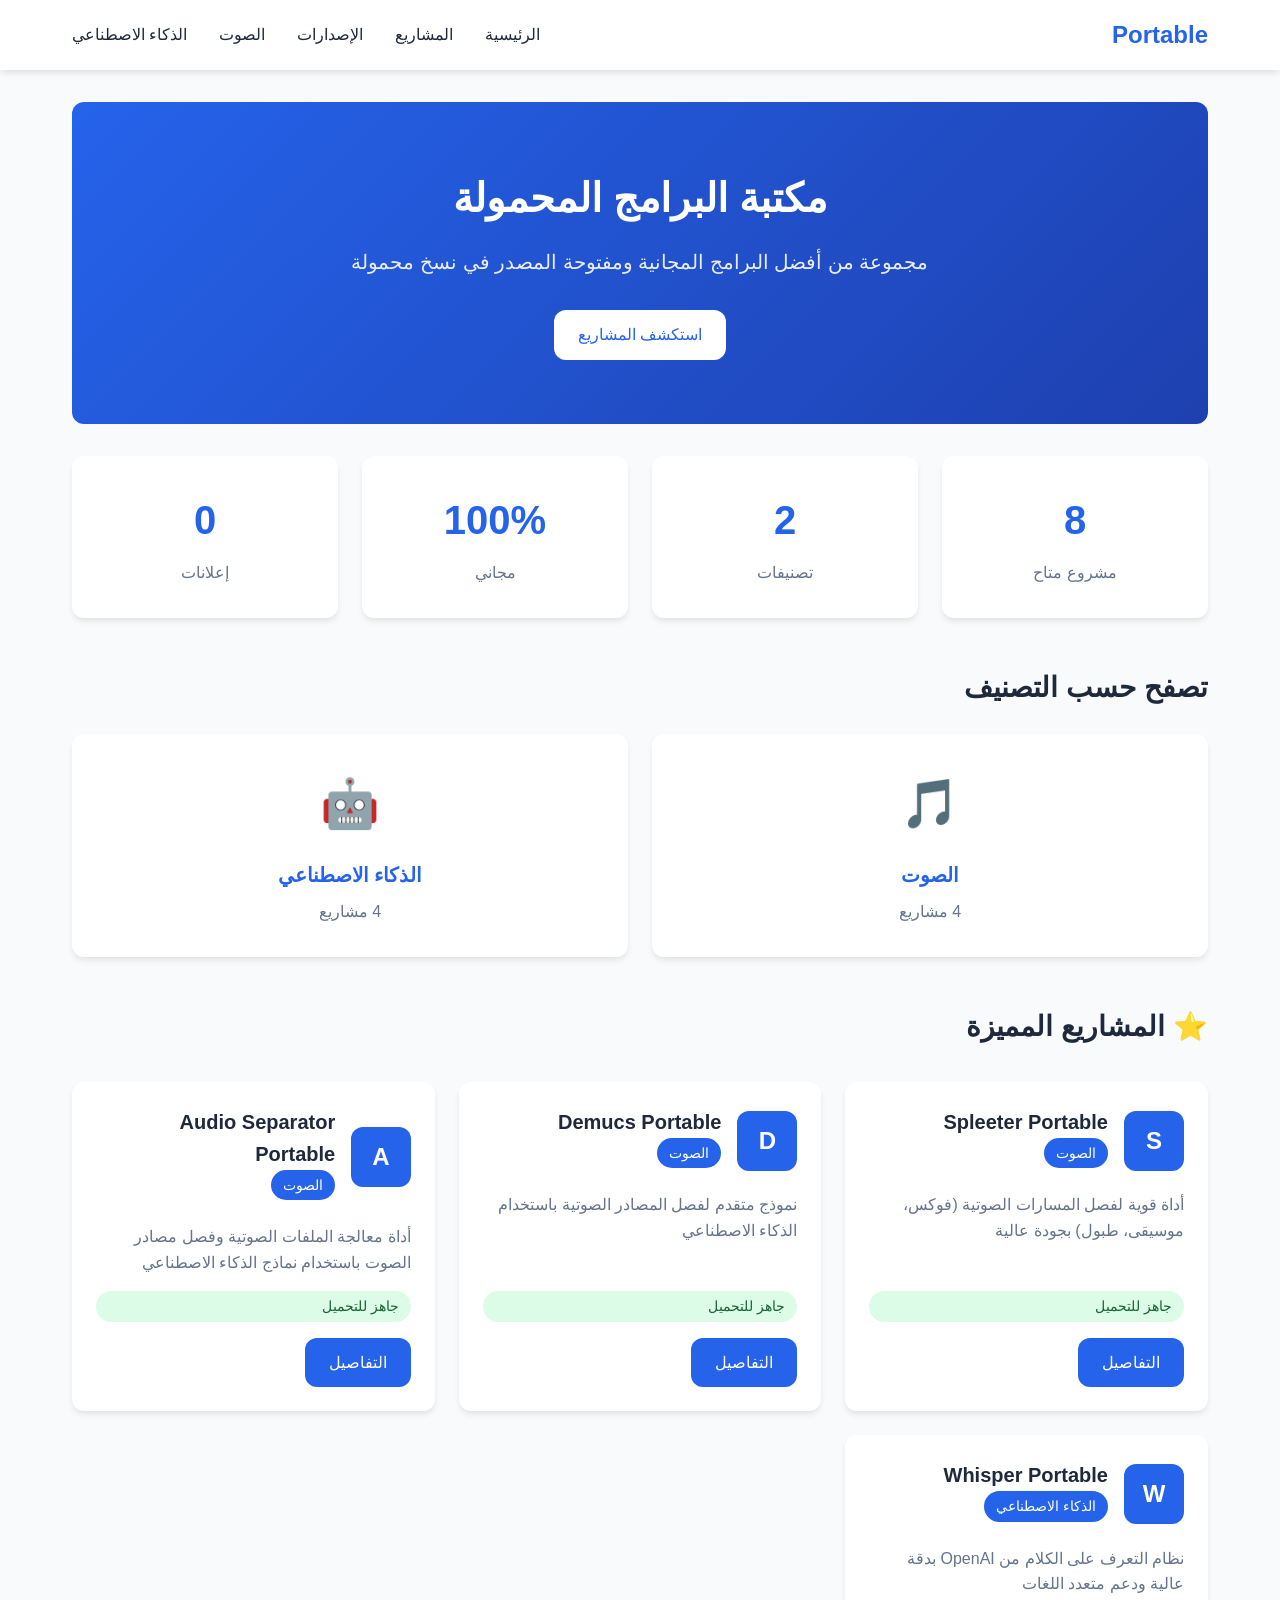
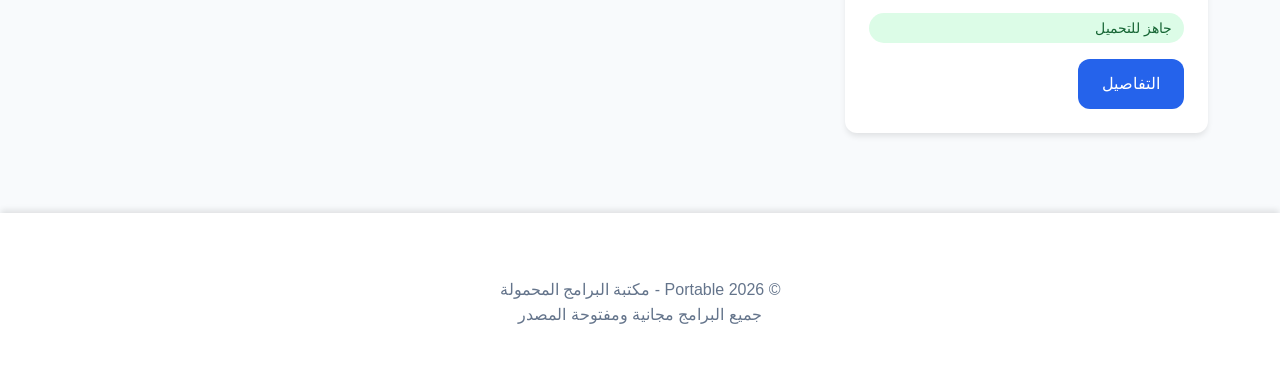
<file: index.html>
<!DOCTYPE html>
<html lang="ar" dir="rtl">
<head>
    <meta charset="UTF-8">
    <meta name="viewport" content="width=device-width, initial-scale=1.0">
    <meta name="description" content="Portable - مكتبة البرامج المحمولة المجانية ومفتوحة المصدر">
    <title>Portable - مكتبة البرامج المحمولة</title>
    <link rel="stylesheet" href="assets/css/style.css">
</head>
<body>
    <!-- شريط التنقل -->
    <nav class="navbar">
        <div class="navbar-container">
            <a href="index.html" class="navbar-brand">Portable</a>
            <ul class="navbar-menu">
                <li><a href="index.html">الرئيسية</a></li>
                <li><a href="projects/index.html">المشاريع</a></li>
                <li><a href="releases/index.html">الإصدارات</a></li>
                <li><a href="categories/audio.html">الصوت</a></li>
                <li><a href="categories/ai.html">الذكاء الاصطناعي</a></li>
            </ul>
        </div>
    </nav>

    <!-- المحتوى الرئيسي -->
    <main class="main-content">
        <!-- القسم الرئيسي -->
        <section class="hero">
            <h1 class="hero-title">مكتبة البرامج المحمولة</h1>
            <p class="hero-subtitle">مجموعة من أفضل البرامج المجانية ومفتوحة المصدر في نسخ محمولة</p>
            <a href="projects/index.html" class="btn btn-primary" style="background: white; color: var(--primary-color);">
                استكشف المشاريع
            </a>
        </section>

        <!-- الإحصائيات -->
        <section class="stats">
            <div class="card stat-card">
                <div class="stat-number">8</div>
                <div class="stat-label">مشروع متاح</div>
            </div>
            <div class="card stat-card">
                <div class="stat-number">2</div>
                <div class="stat-label">تصنيفات</div>
            </div>
            <div class="card stat-card">
                <div class="stat-number">100%</div>
                <div class="stat-label">مجاني</div>
            </div>
            <div class="card stat-card">
                <div class="stat-number">0</div>
                <div class="stat-label">إعلانات</div>
            </div>
        </section>

        <!-- التصنيفات -->
        <section class="categories-section">
            <h2 class="section-title">تصفح حسب التصنيف</h2>
            <div class="category-grid">
                <a href="categories/audio.html" class="card category-card">
                    <div class="category-icon">🎵</div>
                    <div class="category-name">الصوت</div>
                    <div class="category-count">4 مشاريع</div>
                </a>
                <a href="categories/ai.html" class="card category-card">
                    <div class="category-icon">🤖</div>
                    <div class="category-name">الذكاء الاصطناعي</div>
                    <div class="category-count">4 مشاريع</div>
                </a>
            </div>
        </section>

        <!-- المشاريع المميزة -->
        <section class="featured-section">
            <h2 class="section-title">⭐ المشاريع المميزة</h2>
            <div class="grid-container" id="featuredProjects">
                <!-- سيتم تحميل المشاريع المميزة من projects.json -->
            </div>
        </section>
    </main>

    <!-- التذييل -->
    <footer class="footer">
        <div class="main-content">
            <p>&copy; 2026 Portable - مكتبة البرامج المحمولة</p>
            <p>جميع البرامج مجانية ومفتوحة المصدر</p>
        </div>
    </footer>

    <script src="assets/js/main.js"></script>
    <script>
        // تحميل المشاريع المميزة
        async function loadFeaturedProjects() {
            try {
                const response = await fetch('assets/js/projects.json');
                const data = await response.json();
                const featuredProjects = data.projects.filter(p => p.featured);
                
                const container = document.getElementById('featuredProjects');
                container.innerHTML = featuredProjects.map(project => `
                    <div class="card project-card">
                        <div class="project-card-header">
                            <div class="project-icon">${project.icon}</div>
                            <div>
                                <div class="project-title">${project.name}</div>
                                <span class="project-category">${project.category === 'audio' ? 'الصوت' : 'الذكاء الاصطناعي'}</span>
                            </div>
                        </div>
                        <p class="project-description">${project.description}</p>
                        <span class="project-status status-${project.status}">
                            ${project.status === 'ready' ? 'جاهز للتحميل' : project.status === 'experimental' ? 'تجريبي' : 'قريبًا'}
                        </span>
                        <div class="project-actions">
                            <a href="projects/${project.slug}/index.html" class="btn btn-primary">التفاصيل</a>
                        </div>
                    </div>
                `).join('');
            } catch (error) {
                console.error('خطأ في تحميل المشاريع المميزة:', error);
            }
        }
        
        loadFeaturedProjects();
    </script>
</body>
</html>
</file>
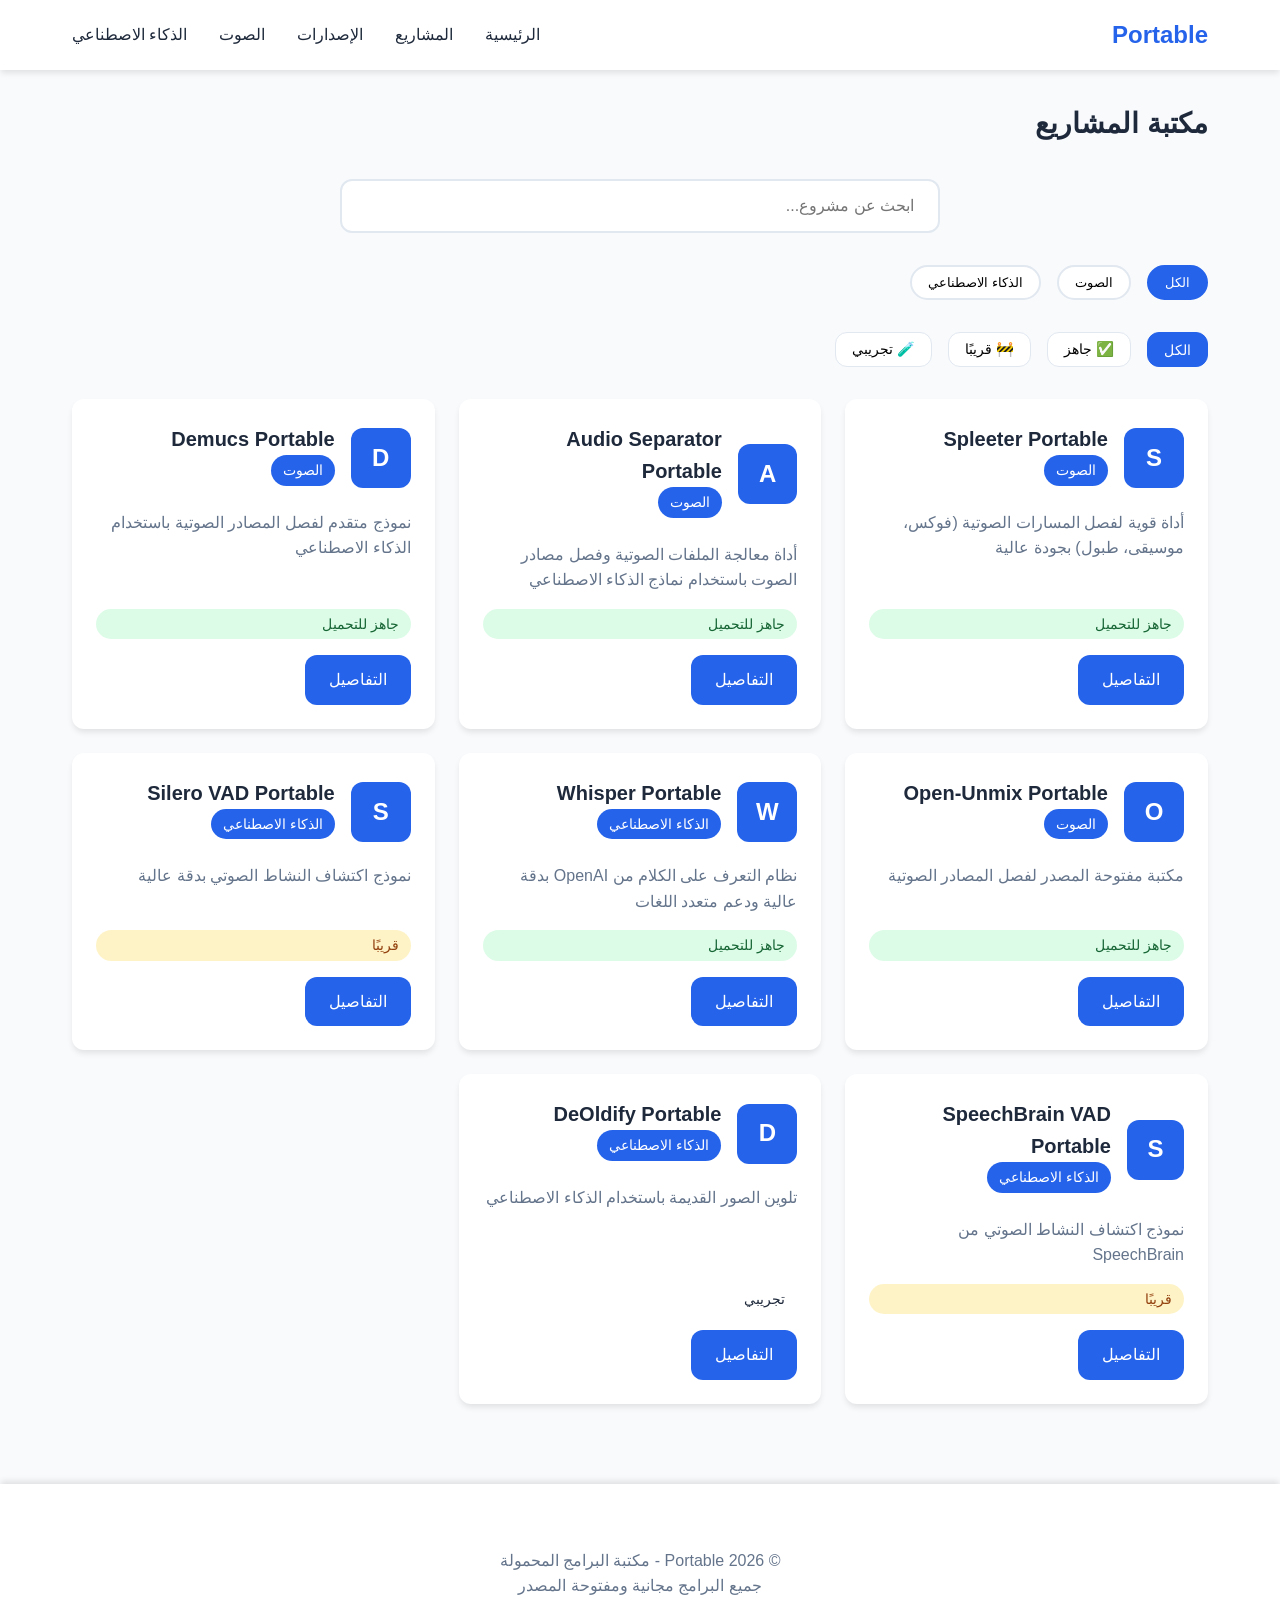
<file: projects/index.html>
<!DOCTYPE html>
<html lang="ar" dir="rtl">
<head>
    <meta charset="UTF-8">
    <meta name="viewport" content="width=device-width, initial-scale=1.0">
    <meta name="description" content="مكتبة المشاريع - Portable">
    <title>المشاريع - Portable</title>
    <link rel="stylesheet" href="../assets/css/style.css">
</head>
<body>
    <!-- شريط التنقل -->
    <nav class="navbar">
        <div class="navbar-container">
            <a href="../index.html" class="navbar-brand">Portable</a>
            <ul class="navbar-menu">
                <li><a href="../index.html">الرئيسية</a></li>
                <li><a href="index.html">المشاريع</a></li>
                <li><a href="../releases/index.html">الإصدارات</a></li>
                <li><a href="../categories/audio.html">الصوت</a></li>
                <li><a href="../categories/ai.html">الذكاء الاصطناعي</a></li>
            </ul>
        </div>
    </nav>

    <!-- المحتوى الرئيسي -->
    <main class="main-content">
        <h1 class="section-title">مكتبة المشاريع</h1>

        <!-- البحث -->
        <div class="search-box">
            <input type="text" class="search-input" placeholder="ابحث عن مشروع..." id="searchInput" onkeyup="searchProjects(this.value)">
        </div>

        <!-- الفلتر -->
        <div class="filter-section">
            <button class="filter-btn active" onclick="filterByCategory('all')">الكل</button>
            <button class="filter-btn" onclick="filterByCategory('الصوت')">الصوت</button>
            <button class="filter-btn" onclick="filterByCategory('الذكاء الاصطناعي')">الذكاء الاصطناعي</button>
        </div>

        <!-- فلترة الحالة -->
        <div class="filter-section">
            <button class="status-btn active" onclick="filterByStatus('all')">الكل</button>
            <button class="status-btn" onclick="filterByStatus('ready')">✅ جاهز</button>
            <button class="status-btn" onclick="filterByStatus('soon')">🚧 قريبًا</button>
            <button class="status-btn" onclick="filterByStatus('experimental')">🧪 تجريبي</button>
        </div>

        <!-- شبكة المشاريع -->
        <div class="grid-container">
            <!-- Spleeter -->
            <div class="card project-card">
                <div class="project-card-header">
                    <div class="project-icon">S</div>
                    <div>
                        <div class="project-title">Spleeter Portable</div>
                        <span class="project-category">الصوت</span>
                    </div>
                </div>
                <p class="project-description">
                    أداة قوية لفصل المسارات الصوتية (فوكس، موسيقى، طبول) بجودة عالية
                </p>
                <span class="project-status status-ready">جاهز للتحميل</span>
                <div class="project-actions">
                    <a href="spleeter/index.html" class="btn btn-primary">التفاصيل</a>
                </div>
            </div>

            <!-- Audio Separator -->
            <div class="card project-card">
                <div class="project-card-header">
                    <div class="project-icon">A</div>
                    <div>
                        <div class="project-title">Audio Separator Portable</div>
                        <span class="project-category">الصوت</span>
                    </div>
                </div>
                <p class="project-description">
                    أداة معالجة الملفات الصوتية وفصل مصادر الصوت باستخدام نماذج الذكاء الاصطناعي
                </p>
                <span class="project-status status-ready">جاهز للتحميل</span>
                <div class="project-actions">
                    <a href="audio-separator/index.html" class="btn btn-primary">التفاصيل</a>
                </div>
            </div>

            <!-- Demucs -->
            <div class="card project-card">
                <div class="project-card-header">
                    <div class="project-icon">D</div>
                    <div>
                        <div class="project-title">Demucs Portable</div>
                        <span class="project-category">الصوت</span>
                    </div>
                </div>
                <p class="project-description">
                    نموذج متقدم لفصل المصادر الصوتية باستخدام الذكاء الاصطناعي
                </p>
                <span class="project-status status-ready">جاهز للتحميل</span>
                <div class="project-actions">
                    <a href="demucs/index.html" class="btn btn-primary">التفاصيل</a>
                </div>
            </div>

            <!-- Open-Unmix -->
            <div class="card project-card">
                <div class="project-card-header">
                    <div class="project-icon">O</div>
                    <div>
                        <div class="project-title">Open-Unmix Portable</div>
                        <span class="project-category">الصوت</span>
                    </div>
                </div>
                <p class="project-description">
                    مكتبة مفتوحة المصدر لفصل المصادر الصوتية
                </p>
                <span class="project-status status-ready">جاهز للتحميل</span>
                <div class="project-actions">
                    <a href="open-unmix/index.html" class="btn btn-primary">التفاصيل</a>
                </div>
            </div>

            <!-- Whisper -->
            <div class="card project-card">
                <div class="project-card-header">
                    <div class="project-icon">W</div>
                    <div>
                        <div class="project-title">Whisper Portable</div>
                        <span class="project-category">الذكاء الاصطناعي</span>
                    </div>
                </div>
                <p class="project-description">
                    نظام التعرف على الكلام من OpenAI بدقة عالية ودعم متعدد اللغات
                </p>
                <span class="project-status status-ready">جاهز للتحميل</span>
                <div class="project-actions">
                    <a href="whisper/index.html" class="btn btn-primary">التفاصيل</a>
                </div>
            </div>

            <!-- Silero VAD -->
            <div class="card project-card">
                <div class="project-card-header">
                    <div class="project-icon">S</div>
                    <div>
                        <div class="project-title">Silero VAD Portable</div>
                        <span class="project-category">الذكاء الاصطناعي</span>
                    </div>
                </div>
                <p class="project-description">
                    نموذج اكتشاف النشاط الصوتي بدقة عالية
                </p>
                <span class="project-status status-soon">قريبًا</span>
                <div class="project-actions">
                    <a href="silero-vad/index.html" class="btn btn-primary">التفاصيل</a>
                </div>
            </div>

            <!-- SpeechBrain VAD -->
            <div class="card project-card">
                <div class="project-card-header">
                    <div class="project-icon">S</div>
                    <div>
                        <div class="project-title">SpeechBrain VAD Portable</div>
                        <span class="project-category">الذكاء الاصطناعي</span>
                    </div>
                </div>
                <p class="project-description">
                    نموذج اكتشاف النشاط الصوتي من SpeechBrain
                </p>
                <span class="project-status status-soon">قريبًا</span>
                <div class="project-actions">
                    <a href="speechbrain-vad/index.html" class="btn btn-primary">التفاصيل</a>
                </div>
            </div>

            <!-- DeOldify -->
            <div class="card project-card">
                <div class="project-card-header">
                    <div class="project-icon">D</div>
                    <div>
                        <div class="project-title">DeOldify Portable</div>
                        <span class="project-category">الذكاء الاصطناعي</span>
                    </div>
                </div>
                <p class="project-description">
                    تلوين الصور القديمة باستخدام الذكاء الاصطناعي
                </p>
                <span class="project-status status-experimental">تجريبي</span>
                <div class="project-actions">
                    <a href="deoldify/index.html" class="btn btn-primary">التفاصيل</a>
                </div>
            </div>
        </div>
    </main>

    <!-- التذييل -->
    <footer class="footer">
        <div class="main-content">
            <p>&copy; 2026 Portable - مكتبة البرامج المحمولة</p>
            <p>جميع البرامج مجانية ومفتوحة المصدر</p>
        </div>
    </footer>

    <script src="../assets/js/main.js"></script>
</body>
</html>
</file>
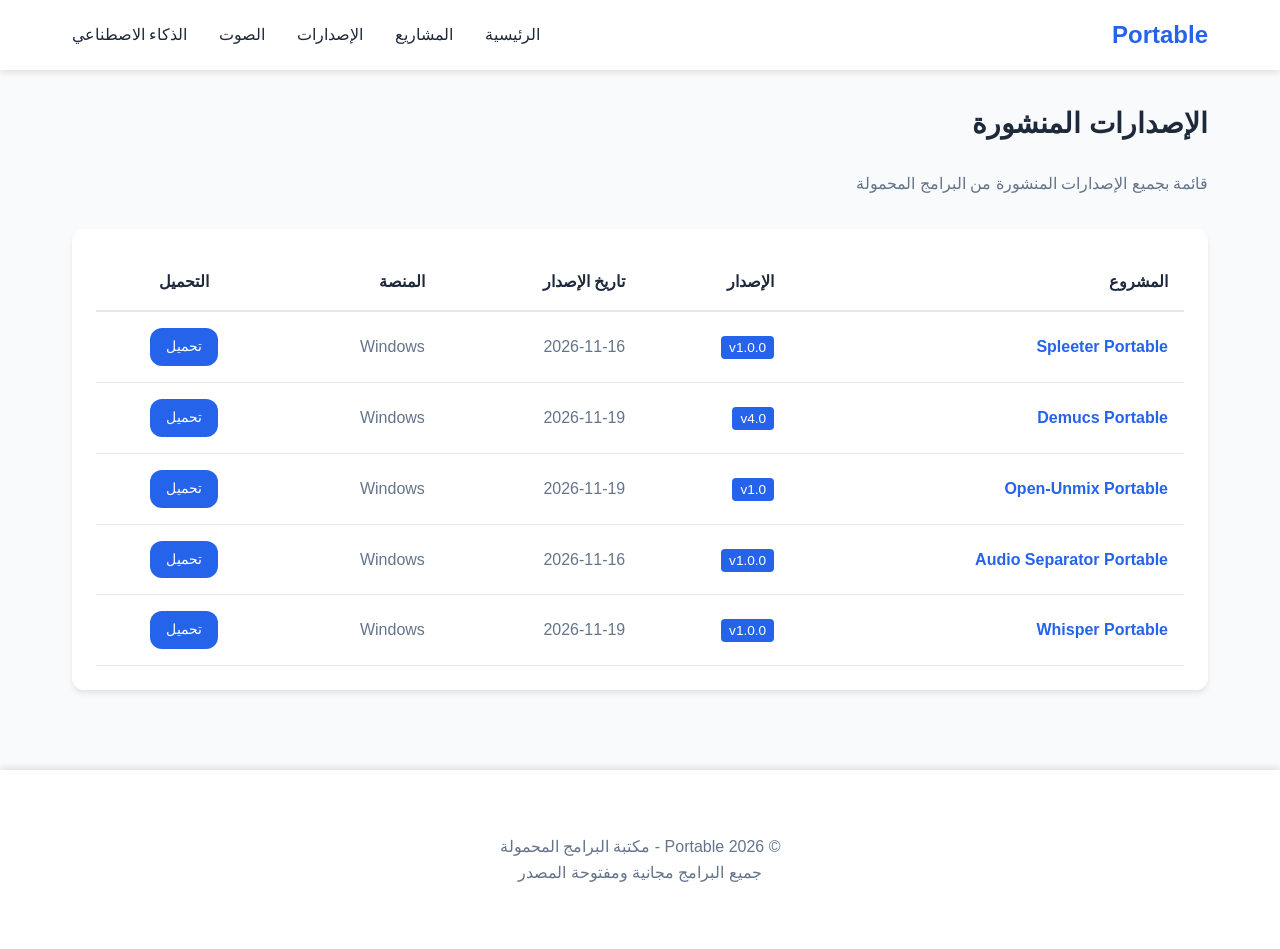
<file: releases/index.html>
<!DOCTYPE html>
<html lang="ar" dir="rtl">
<head>
    <meta charset="UTF-8">
    <meta name="viewport" content="width=device-width, initial-scale=1.0">
    <meta name="description" content="الإصدارات المنشورة - Portable">
    <title>الإصدارات - Portable</title>
    <link rel="stylesheet" href="../assets/css/style.css">
</head>
<body>
    <!-- شريط التنقل -->
    <nav class="navbar">
        <div class="navbar-container">
            <a href="../index.html" class="navbar-brand">Portable</a>
            <ul class="navbar-menu">
                <li><a href="../index.html">الرئيسية</a></li>
                <li><a href="../projects/index.html">المشاريع</a></li>
                <li><a href="index.html">الإصدارات</a></li>
                <li><a href="../categories/audio.html">الصوت</a></li>
                <li><a href="../categories/ai.html">الذكاء الاصطناعي</a></li>
            </ul>
        </div>
    </nav>

    <!-- المحتوى الرئيسي -->
    <main class="main-content">
        <h1 class="section-title">الإصدارات المنشورة</h1>
        <p style="margin-bottom: 2rem; color: var(--text-secondary);">
            قائمة بجميع الإصدارات المنشورة من البرامج المحمولة
        </p>

        <!-- جدول الإصدارات -->
        <div class="card" style="padding: 1.5rem;">
            <div id="releasesList">
                <!-- سيتم تحميل الإصدارات من projects.json -->
            </div>
        </div>
    </main>

    <!-- التذييل -->
    <footer class="footer">
        <div class="main-content">
            <p>&copy; 2026 Portable - مكتبة البرامج المحمولة</p>
            <p>جميع البرامج مجانية ومفتوحة المصدر</p>
        </div>
    </footer>

    <script src="../assets/js/main.js"></script>
    <script>
        // تحميل الإصدارات المنشورة
        async function loadReleases() {
            try {
                const response = await fetch('../assets/js/projects.json');
                const data = await response.json();
                
                // تصفية المشاريع المنشورة فقط
                const releasedProjects = data.projects.filter(p => 
                    p.released === true && 
                    p.downloadUrl && 
                    p.version
                );
                
                const container = document.getElementById('releasesList');
                
                if (releasedProjects.length === 0) {
                    container.innerHTML = '<p style="text-align: center; color: var(--text-secondary); padding: 2rem;">لا توجد إصدارات منشورة حاليًا</p>';
                    return;
                }
                
                container.innerHTML = `
                    <div style="overflow-x: auto;">
                        <table style="width: 100%; min-width: 560px; border-collapse: collapse;">
                            <thead>
                                <tr style="border-bottom: 2px solid var(--border-color);">
                                    <th style="padding: 1rem; text-align: right;">المشروع</th>
                                    <th style="padding: 1rem; text-align: right;">الإصدار</th>
                                    <th style="padding: 1rem; text-align: right;">تاريخ الإصدار</th>
                                    <th style="padding: 1rem; text-align: right;">المنصة</th>
                                    <th style="padding: 1rem; text-align: center;">التحميل</th>
                                </tr>
                            </thead>
                            <tbody>
                                ${releasedProjects.map(project => `
                                    <tr style="border-bottom: 1px solid var(--border-color);">
                                        <td style="padding: 1rem;">
                                            <a href="../projects/${project.slug}/index.html" style="color: var(--primary-color); text-decoration: none; font-weight: 600;">
                                                ${project.name}
                                            </a>
                                        </td>
                                        <td style="padding: 1rem;">
                                            <span style="background: var(--primary-color); color: white; padding: 0.25rem 0.5rem; border-radius: 4px; font-size: 0.85rem;">
                                                ${project.version}
                                            </span>
                                        </td>
                                        <td style="padding: 1rem; color: var(--text-secondary);">
                                            ${project.releaseDate || '-'}
                                        </td>
                                        <td style="padding: 1rem; color: var(--text-secondary);">
                                            ${project.platforms ? project.platforms.map(p => p === 'windows' ? 'Windows' : p).join(', ') : '-'}
                                        </td>
                                        <td style="padding: 1rem; text-align: center;">
                                            <a href="${project.downloadUrl}" class="btn btn-primary" style="padding: 0.5rem 1rem; font-size: 0.85rem;">
                                                تحميل
                                            </a>
                                        </td>
                                    </tr>
                                `).join('')}
                            </tbody>
                        </table>
                    </div>
                `;
            } catch (error) {
                console.error('خطأ في تحميل الإصدارات:', error);
                document.getElementById('releasesList').innerHTML = '<p style="text-align: center; color: #ef4444; padding: 2rem;">حدث خطأ في تحميل الإصدارات</p>';
            }
        }
        
        loadReleases();
    </script>
</body>
</html>
</file>
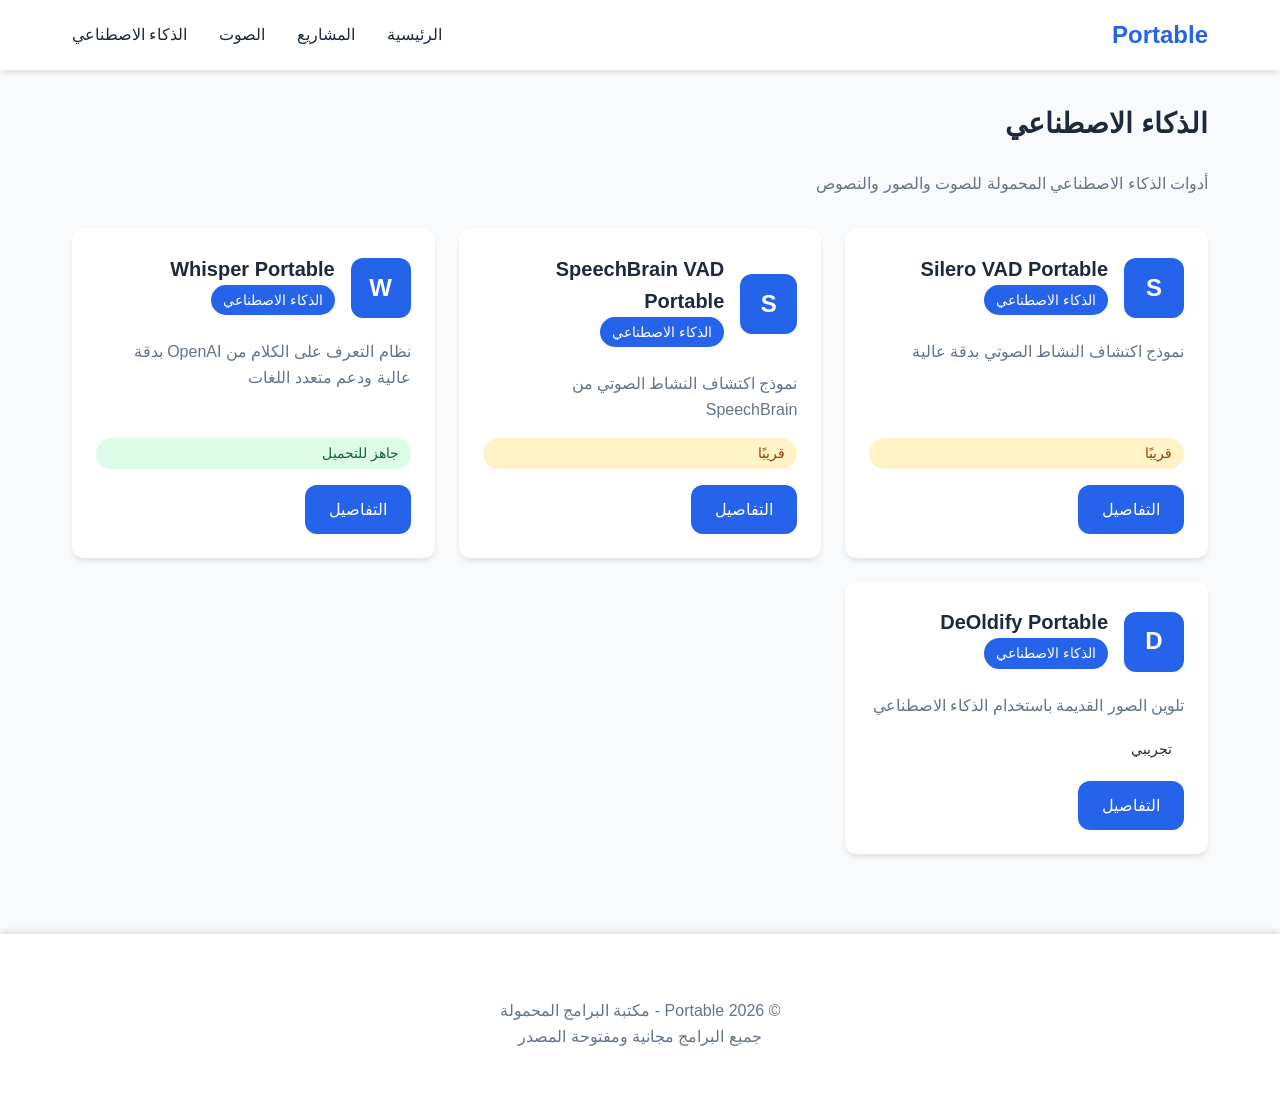
<file: categories/ai.html>
<!DOCTYPE html>
<html lang="ar" dir="rtl">
<head>
    <meta charset="UTF-8">
    <meta name="viewport" content="width=device-width, initial-scale=1.0">
    <meta name="description" content="برامج الذكاء الاصطناعي المحمولة - Portable">
    <title>الذكاء الاصطناعي - Portable</title>
    <link rel="stylesheet" href="../assets/css/style.css">
</head>
<body>
    <!-- شريط التنقل -->
    <nav class="navbar">
        <div class="navbar-container">
            <a href="../index.html" class="navbar-brand">Portable</a>
            <ul class="navbar-menu">
                <li><a href="../index.html">الرئيسية</a></li>
                <li><a href="../projects/index.html">المشاريع</a></li>
                <li><a href="audio.html">الصوت</a></li>
                <li><a href="ai.html">الذكاء الاصطناعي</a></li>
            </ul>
        </div>
    </nav>

    <!-- المحتوى الرئيسي -->
    <main class="main-content">
        <h1 class="section-title">الذكاء الاصطناعي</h1>
        <p style="margin-bottom: 2rem; color: var(--text-secondary);">
            أدوات الذكاء الاصطناعي المحمولة للصوت والصور والنصوص
        </p>

        <!-- شبكة المشاريع -->
        <div class="grid-container">
            <!-- Silero VAD -->
            <div class="card project-card">
                <div class="project-card-header">
                    <div class="project-icon">S</div>
                    <div>
                        <div class="project-title">Silero VAD Portable</div>
                        <span class="project-category">الذكاء الاصطناعي</span>
                    </div>
                </div>
                <p class="project-description">
                    نموذج اكتشاف النشاط الصوتي بدقة عالية
                </p>
                <span class="project-status status-soon">قريبًا</span>
                <div class="project-actions">
                    <a href="../projects/silero-vad/index.html" class="btn btn-primary">التفاصيل</a>
                </div>
            </div>

            <!-- SpeechBrain VAD -->
            <div class="card project-card">
                <div class="project-card-header">
                    <div class="project-icon">S</div>
                    <div>
                        <div class="project-title">SpeechBrain VAD Portable</div>
                        <span class="project-category">الذكاء الاصطناعي</span>
                    </div>
                </div>
                <p class="project-description">
                    نموذج اكتشاف النشاط الصوتي من SpeechBrain
                </p>
                <span class="project-status status-soon">قريبًا</span>
                <div class="project-actions">
                    <a href="../projects/speechbrain-vad/index.html" class="btn btn-primary">التفاصيل</a>
                </div>
            </div>

            <!-- Whisper -->
            <div class="card project-card">
                <div class="project-card-header">
                    <div class="project-icon">W</div>
                    <div>
                        <div class="project-title">Whisper Portable</div>
                        <span class="project-category">الذكاء الاصطناعي</span>
                    </div>
                </div>
                <p class="project-description">
                    نظام التعرف على الكلام من OpenAI بدقة عالية ودعم متعدد اللغات
                </p>
                <span class="project-status status-ready">جاهز للتحميل</span>
                <div class="project-actions">
                    <a href="../projects/whisper/index.html" class="btn btn-primary">التفاصيل</a>
                </div>
            </div>

            <!-- DeOldify -->
            <div class="card project-card">
                <div class="project-card-header">
                    <div class="project-icon">D</div>
                    <div>
                        <div class="project-title">DeOldify Portable</div>
                        <span class="project-category">الذكاء الاصطناعي</span>
                    </div>
                </div>
                <p class="project-description">
                    تلوين الصور القديمة باستخدام الذكاء الاصطناعي
                </p>
                <span class="project-status status-experimental">تجريبي</span>
                <div class="project-actions">
                    <a href="../projects/deoldify/index.html" class="btn btn-primary">التفاصيل</a>
                </div>
            </div>
        </div>
    </main>

    <!-- التذييل -->
    <footer class="footer">
        <div class="main-content">
            <p>&copy; 2026 Portable - مكتبة البرامج المحمولة</p>
            <p>جميع البرامج مجانية ومفتوحة المصدر</p>
        </div>
    </footer>
</body>
</html>
</file>
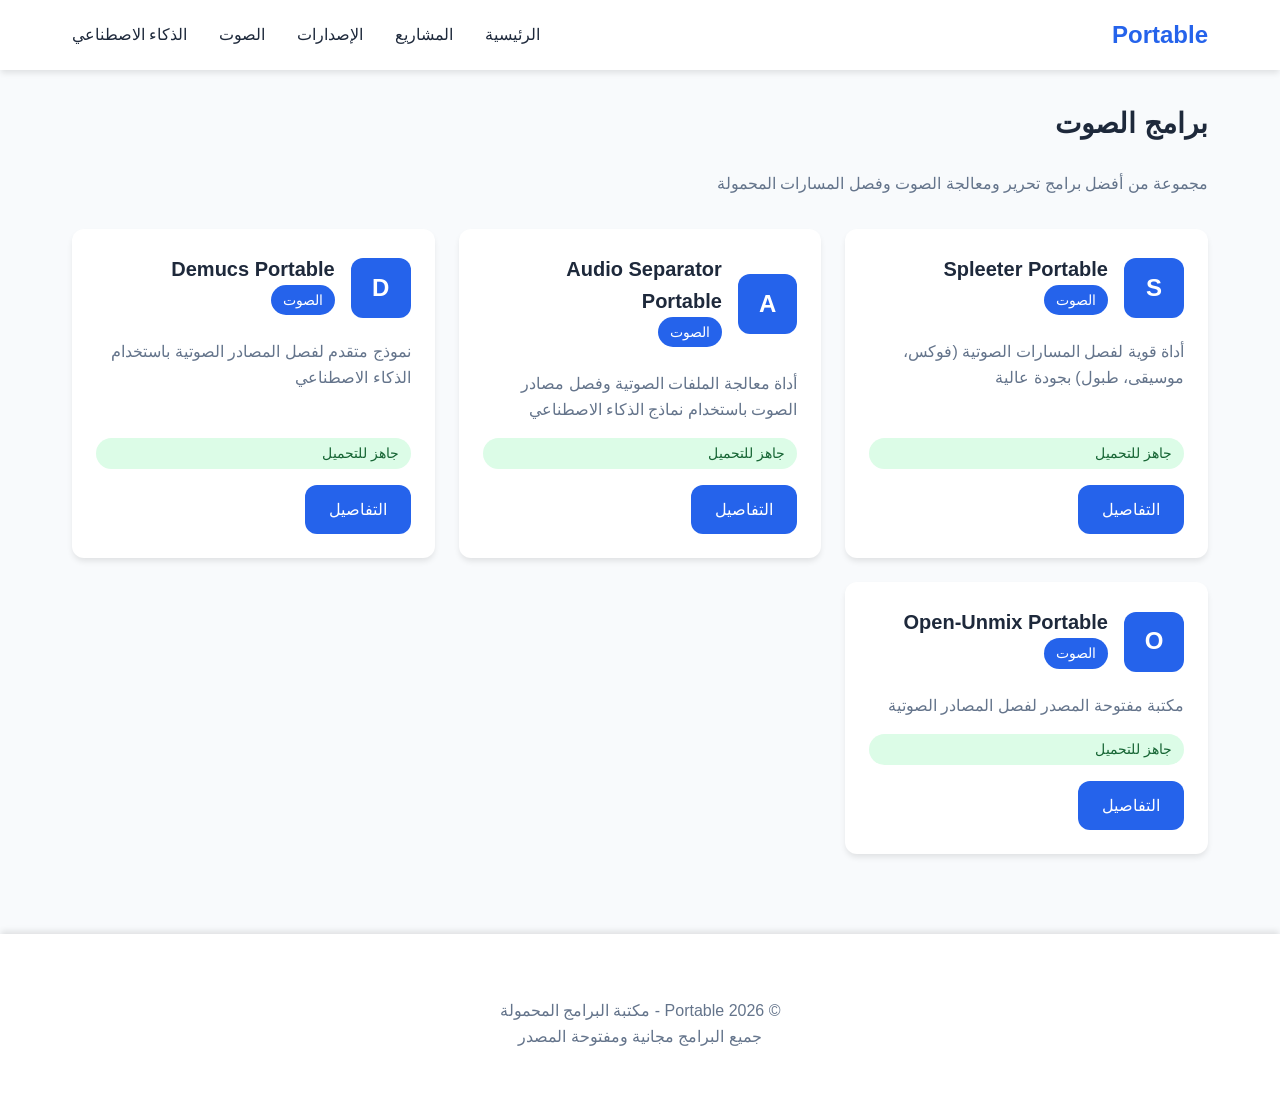
<file: categories/audio.html>
<!DOCTYPE html>
<html lang="ar" dir="rtl">
<head>
    <meta charset="UTF-8">
    <meta name="viewport" content="width=device-width, initial-scale=1.0">
    <meta name="description" content="برامج الصوت المحمولة - Portable">
    <title>الصوت - Portable</title>
    <link rel="stylesheet" href="../assets/css/style.css">
</head>
<body>
    <!-- شريط التنقل -->
    <nav class="navbar">
        <div class="navbar-container">
            <a href="../index.html" class="navbar-brand">Portable</a>
            <ul class="navbar-menu">
                <li><a href="../index.html">الرئيسية</a></li>
                <li><a href="../projects/index.html">المشاريع</a></li>
                <li><a href="../releases/index.html">الإصدارات</a></li>
                <li><a href="audio.html">الصوت</a></li>
                <li><a href="ai.html">الذكاء الاصطناعي</a></li>
            </ul>
        </div>
    </nav>

    <!-- المحتوى الرئيسي -->
    <main class="main-content">
        <h1 class="section-title">برامج الصوت</h1>
        <p style="margin-bottom: 2rem; color: var(--text-secondary);">
            مجموعة من أفضل برامج تحرير ومعالجة الصوت وفصل المسارات المحمولة
        </p>

        <!-- شبكة المشاريع -->
        <div class="grid-container">
            <!-- Spleeter -->
            <div class="card project-card">
                <div class="project-card-header">
                    <div class="project-icon">S</div>
                    <div>
                        <div class="project-title">Spleeter Portable</div>
                        <span class="project-category">الصوت</span>
                    </div>
                </div>
                <p class="project-description">
                    أداة قوية لفصل المسارات الصوتية (فوكس، موسيقى، طبول) بجودة عالية
                </p>
                <span class="project-status status-ready">جاهز للتحميل</span>
                <div class="project-actions">
                    <a href="../projects/spleeter/index.html" class="btn btn-primary">التفاصيل</a>
                </div>
            </div>

            <!-- Audio Separator -->
            <div class="card project-card">
                <div class="project-card-header">
                    <div class="project-icon">A</div>
                    <div>
                        <div class="project-title">Audio Separator Portable</div>
                        <span class="project-category">الصوت</span>
                    </div>
                </div>
                <p class="project-description">
                    أداة معالجة الملفات الصوتية وفصل مصادر الصوت باستخدام نماذج الذكاء الاصطناعي
                </p>
                <span class="project-status status-ready">جاهز للتحميل</span>
                <div class="project-actions">
                    <a href="../projects/audio-separator/index.html" class="btn btn-primary">التفاصيل</a>
                </div>
            </div>

            <!-- Demucs -->
            <div class="card project-card">
                <div class="project-card-header">
                    <div class="project-icon">D</div>
                    <div>
                        <div class="project-title">Demucs Portable</div>
                        <span class="project-category">الصوت</span>
                    </div>
                </div>
                <p class="project-description">
                    نموذج متقدم لفصل المصادر الصوتية باستخدام الذكاء الاصطناعي
                </p>
                <span class="project-status status-ready">جاهز للتحميل</span>
                <div class="project-actions">
                    <a href="../projects/demucs/index.html" class="btn btn-primary">التفاصيل</a>
                </div>
            </div>

            <!-- Open-Unmix -->
            <div class="card project-card">
                <div class="project-card-header">
                    <div class="project-icon">O</div>
                    <div>
                        <div class="project-title">Open-Unmix Portable</div>
                        <span class="project-category">الصوت</span>
                    </div>
                </div>
                <p class="project-description">
                    مكتبة مفتوحة المصدر لفصل المصادر الصوتية
                </p>
                <span class="project-status status-ready">جاهز للتحميل</span>
                <div class="project-actions">
                    <a href="../projects/open-unmix/index.html" class="btn btn-primary">التفاصيل</a>
                </div>
            </div>
        </div>
    </main>

    <!-- التذييل -->
    <footer class="footer">
        <div class="main-content">
            <p>&copy; 2026 Portable - مكتبة البرامج المحمولة</p>
            <p>جميع البرامج مجانية ومفتوحة المصدر</p>
        </div>
    </footer>
</body>
</html>
</file>
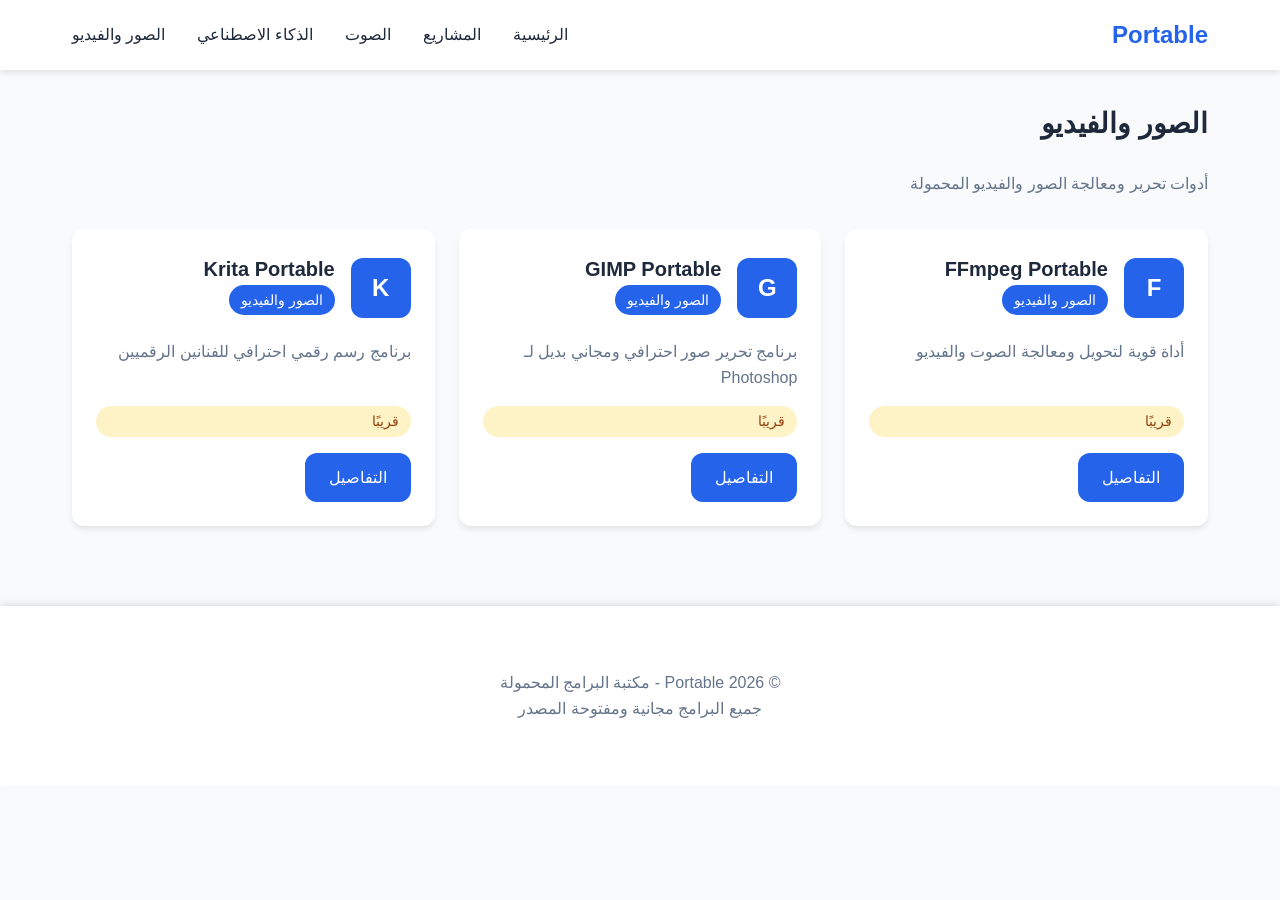
<file: categories/media.html>
<!DOCTYPE html>
<html lang="ar" dir="rtl">
<head>
    <meta charset="UTF-8">
    <meta name="viewport" content="width=device-width, initial-scale=1.0">
    <meta name="description" content="برامج الصور والفيديو المحمولة - Portable">
    <title>الصور والفيديو - Portable</title>
    <link rel="stylesheet" href="../assets/css/style.css">
</head>
<body>
    <!-- شريط التنقل -->
    <nav class="navbar">
        <div class="navbar-container">
            <a href="../index.html" class="navbar-brand">Portable</a>
            <ul class="navbar-menu">
                <li><a href="../index.html">الرئيسية</a></li>
                <li><a href="../projects/index.html">المشاريع</a></li>
                <li><a href="audio.html">الصوت</a></li>
                <li><a href="ai.html">الذكاء الاصطناعي</a></li>
                <li><a href="media.html">الصور والفيديو</a></li>
            </ul>
        </div>
    </nav>

    <!-- المحتوى الرئيسي -->
    <main class="main-content">
        <h1 class="section-title">الصور والفيديو</h1>
        <p style="margin-bottom: 2rem; color: var(--text-secondary);">
            أدوات تحرير ومعالجة الصور والفيديو المحمولة
        </p>

        <!-- شبكة المشاريع -->
        <div class="grid-container">
            <!-- FFmpeg -->
            <div class="card project-card">
                <div class="project-card-header">
                    <div class="project-icon">F</div>
                    <div>
                        <div class="project-title">FFmpeg Portable</div>
                        <span class="project-category">الصور والفيديو</span>
                    </div>
                </div>
                <p class="project-description">
                    أداة قوية لتحويل ومعالجة الصوت والفيديو
                </p>
                <span class="project-status status-soon">قريبًا</span>
                <div class="project-actions">
                    <a href="#" class="btn btn-primary">التفاصيل</a>
                </div>
            </div>

            <!-- GIMP -->
            <div class="card project-card">
                <div class="project-card-header">
                    <div class="project-icon">G</div>
                    <div>
                        <div class="project-title">GIMP Portable</div>
                        <span class="project-category">الصور والفيديو</span>
                    </div>
                </div>
                <p class="project-description">
                    برنامج تحرير صور احترافي ومجاني بديل لـ Photoshop
                </p>
                <span class="project-status status-soon">قريبًا</span>
                <div class="project-actions">
                    <a href="#" class="btn btn-primary">التفاصيل</a>
                </div>
            </div>

            <!-- Krita -->
            <div class="card project-card">
                <div class="project-card-header">
                    <div class="project-icon">K</div>
                    <div>
                        <div class="project-title">Krita Portable</div>
                        <span class="project-category">الصور والفيديو</span>
                    </div>
                </div>
                <p class="project-description">
                    برنامج رسم رقمي احترافي للفنانين الرقميين
                </p>
                <span class="project-status status-soon">قريبًا</span>
                <div class="project-actions">
                    <a href="#" class="btn btn-primary">التفاصيل</a>
                </div>
            </div>
        </div>
    </main>

    <!-- التذييل -->
    <footer class="footer">
        <div class="main-content">
            <p>&copy; 2026 Portable - مكتبة البرامج المحمولة</p>
            <p>جميع البرامج مجانية ومفتوحة المصدر</p>
        </div>
    </footer>
</body>
</html>
</file>
<file: assets/css/style.css>
/* Portable-V2 - مكتبة البرامج المحمولة */

/* أزرار فلترة الحالة */
.status-btn {
    padding: 0.5rem 1rem;
    border: 1px solid var(--border-color);
    background: var(--card-bg);
    border-radius: var(--radius);
    cursor: pointer;
    transition: var(--transition);
    font-size: 0.9rem;
}

.status-btn:hover {
    background: var(--primary-color);
    color: white;
    border-color: var(--primary-color);
}

.status-btn.active {
    background: var(--primary-color);
    color: white;
    border-color: var(--primary-color);
}

/* بطاقات المشاريع المشابهة */
.similar-section {
    margin-top: 3rem;
}

.similar-section h3 {
    margin-bottom: 1.5rem;
    color: var(--text-primary);
}

.similar-card {
    transition: var(--transition);
}

.similar-card:hover {
    transform: translateY(-4px);
}

/* التنقل بين المشاريع */
.project-navigation {
    display: flex;
    justify-content: space-between;
    gap: 1rem;
    margin: 2rem 0;
}

.nav-link {
    flex: 1;
    display: flex;
    align-items: center;
    gap: 0.75rem;
    padding: 1rem;
    background: var(--card-bg);
    border: 1px solid var(--border-color);
    border-radius: var(--radius);
    text-decoration: none;
    color: var(--text-primary);
    transition: var(--transition);
}

.nav-link:hover {
    background: var(--primary-color);
    color: white;
    border-color: var(--primary-color);
}

.nav-link.nav-prev {
    justify-content: flex-start;
}

.nav-link.nav-next {
    justify-content: flex-end;
}

.nav-content {
    display: flex;
    flex-direction: column;
    gap: 0.25rem;
}

.nav-label {
    font-size: 0.8rem;
    color: var(--text-secondary);
}

.nav-link:hover .nav-label {
    color: rgba(255, 255, 255, 0.8);
}

.nav-title {
    font-weight: 600;
}

.nav-icon {
    font-size: 1.5rem;
}

/* المتغيرات العامة */
:root {
    --primary-color: #2563eb;
    --primary-dark: #1e40af;
    --secondary-color: #10b981;
    --accent-color: #f59e0b;
    --bg-color: #f8fafc;
    --card-bg: #ffffff;
    --text-primary: #1e293b;
    --text-secondary: #64748b;
    --border-color: #e2e8f0;
    --shadow: 0 4px 6px -1px rgba(0, 0, 0, 0.1);
    --shadow-lg: 0 10px 15px -3px rgba(0, 0, 0, 0.1);
    --radius: 12px;
    --transition: all 0.3s ease;
}

/* إعادة تعيين */
* {
    margin: 0;
    padding: 0;
    box-sizing: border-box;
}

/* الأساسيات */
body {
    font-family: 'Segoe UI', Tahoma, Geneva, Verdana, sans-serif;
    background-color: var(--bg-color);
    color: var(--text-primary);
    line-height: 1.6;
    direction: rtl;
}

a {
    text-decoration: none;
    color: var(--primary-color);
    transition: var(--transition);
}

a:hover {
    color: var(--primary-dark);
}

/* شريط التنقل */
.navbar {
    background: var(--card-bg);
    box-shadow: var(--shadow);
    position: sticky;
    top: 0;
    z-index: 1000;
    padding: 1rem 0;
}

.navbar-container {
    max-width: 1200px;
    margin: 0 auto;
    padding: 0 2rem;
    display: flex;
    justify-content: space-between;
    align-items: center;
}

.navbar-brand {
    font-size: 1.5rem;
    font-weight: bold;
    color: var(--primary-color);
}

.navbar-menu {
    display: flex;
    gap: 2rem;
    list-style: none;
}

.navbar-menu a {
    color: var(--text-primary);
    font-weight: 500;
}

.navbar-menu a:hover {
    color: var(--primary-color);
}

/* المحتوى الرئيسي */
.main-content {
    max-width: 1200px;
    margin: 0 auto;
    padding: 2rem;
}

/* البطاقات */
.card {
    background: var(--card-bg);
    border-radius: var(--radius);
    box-shadow: var(--shadow);
    padding: 1.5rem;
    transition: var(--transition);
}

.card:hover {
    box-shadow: var(--shadow-lg);
    transform: translateY(-2px);
}

/* البطاقات الشبكية */
.grid-container {
    display: grid;
    grid-template-columns: repeat(auto-fill, minmax(300px, 1fr));
    gap: 1.5rem;
    margin-top: 2rem;
}

/* بطاقة المشروع */
.project-card {
    display: flex;
    flex-direction: column;
    height: 100%;
}

.project-card-header {
    display: flex;
    align-items: center;
    gap: 1rem;
    margin-bottom: 1rem;
}

.project-icon {
    width: 60px;
    height: 60px;
    border-radius: var(--radius);
    background: var(--primary-color);
    display: flex;
    align-items: center;
    justify-content: center;
    color: white;
    font-size: 1.5rem;
    font-weight: bold;
}

.project-title {
    font-size: 1.25rem;
    font-weight: bold;
}

.project-category {
    display: inline-block;
    padding: 0.25rem 0.75rem;
    background: var(--primary-color);
    color: white;
    border-radius: 20px;
    font-size: 0.875rem;
    margin-bottom: 0.5rem;
}

.project-description {
    color: var(--text-secondary);
    margin-bottom: 1rem;
    flex-grow: 1;
}

.project-status {
    display: inline-block;
    padding: 0.25rem 0.75rem;
    border-radius: 20px;
    font-size: 0.875rem;
    font-weight: 500;
}

.status-ready {
    background: #dcfce7;
    color: #166534;
}

.status-soon {
    background: #fef3c7;
    color: #92400e;
}

.project-actions {
    margin-top: 1rem;
    display: flex;
    gap: 0.5rem;
}

.btn {
    padding: 0.75rem 1.5rem;
    border-radius: var(--radius);
    border: none;
    cursor: pointer;
    font-weight: 500;
    transition: var(--transition);
    display: inline-flex;
    align-items: center;
    gap: 0.5rem;
}

.btn-primary {
    background: var(--primary-color);
    color: white;
}

.btn-primary:hover {
    background: var(--primary-dark);
}

.btn-secondary {
    background: var(--border-color);
    color: var(--text-primary);
}

.btn-secondary:hover {
    background: #cbd5e1;
}

/* القسم الرئيسي */
.hero {
    text-align: center;
    padding: 4rem 2rem;
    background: linear-gradient(135deg, var(--primary-color), var(--primary-dark));
    color: white;
    border-radius: var(--radius);
    margin-bottom: 2rem;
}

.hero-title {
    font-size: 2.5rem;
    font-weight: bold;
    margin-bottom: 1rem;
}

.hero-subtitle {
    font-size: 1.25rem;
    opacity: 0.9;
    margin-bottom: 2rem;
}

/* الإحصائيات */
.stats {
    display: grid;
    grid-template-columns: repeat(auto-fit, minmax(200px, 1fr));
    gap: 1.5rem;
    margin: 2rem 0;
}

.stat-card {
    text-align: center;
    padding: 2rem;
}

.stat-number {
    font-size: 2.5rem;
    font-weight: bold;
    color: var(--primary-color);
}

.stat-label {
    color: var(--text-secondary);
    margin-top: 0.5rem;
}

/* التصنيفات */
.categories-section {
    margin: 3rem 0;
}

.section-title {
    font-size: 1.75rem;
    font-weight: bold;
    margin-bottom: 1.5rem;
}

.category-grid {
    display: grid;
    grid-template-columns: repeat(auto-fit, minmax(250px, 1fr));
    gap: 1.5rem;
}

.category-card {
    text-align: center;
    padding: 2rem;
    cursor: pointer;
}

.category-icon {
    font-size: 3rem;
    margin-bottom: 1rem;
}

.category-name {
    font-size: 1.25rem;
    font-weight: bold;
}

.category-count {
    color: var(--text-secondary);
    margin-top: 0.5rem;
}

/* التذييل */
.footer {
    background: var(--card-bg);
    box-shadow: 0 -4px 6px -1px rgba(0, 0, 0, 0.1);
    padding: 2rem 0;
    margin-top: 3rem;
    text-align: center;
    color: var(--text-secondary);
}

/* البحث */
.search-box {
    max-width: 600px;
    margin: 2rem auto;
    position: relative;
}

.search-input {
    width: 100%;
    padding: 1rem 1.5rem;
    border: 2px solid var(--border-color);
    border-radius: var(--radius);
    font-size: 1rem;
    transition: var(--transition);
}

.search-input:focus {
    outline: none;
    border-color: var(--primary-color);
}

/* الفلتر */
.filter-section {
    display: flex;
    gap: 1rem;
    flex-wrap: wrap;
    margin-bottom: 2rem;
}

.filter-btn {
    padding: 0.5rem 1rem;
    border: 2px solid var(--border-color);
    background: white;
    border-radius: 20px;
    cursor: pointer;
    transition: var(--transition);
}

.filter-btn:hover,
.filter-btn.active {
    background: var(--primary-color);
    color: white;
    border-color: var(--primary-color);
}

/* صفحة تفاصيل المشروع */
.project-detail {
    max-width: 900px;
    margin: 0 auto;
}

.project-header {
    text-align: center;
    margin-bottom: 2rem;
}

.project-header h1 {
    font-size: 2.5rem;
    margin-bottom: 1rem;
}

.project-meta {
    display: flex;
    justify-content: center;
    gap: 2rem;
    color: var(--text-secondary);
}

.feature-section {
    margin: 2rem 0;
}

.feature-section h2 {
    font-size: 1.5rem;
    margin-bottom: 1rem;
}

.feature-list {
    list-style: none;
}

.feature-list li {
    padding: 0.75rem 0;
    border-bottom: 1px solid var(--border-color);
    display: flex;
    align-items: center;
    gap: 0.5rem;
}

.feature-list li::before {
    content: "✓";
    color: var(--secondary-color);
    font-weight: bold;
}

.download-section {
    background: linear-gradient(135deg, var(--secondary-color), #059669);
    color: white;
    padding: 2rem;
    border-radius: var(--radius);
    text-align: center;
    margin: 2rem 0;
}

.download-section h2 {
    margin-bottom: 1rem;
}

/* التجاوب مع الشاشات الصغيرة */
@media (max-width: 768px) {
    .navbar-container {
        flex-direction: column;
        gap: 1rem;
    }

    .navbar-menu {
        flex-wrap: wrap;
        justify-content: center;
        gap: 1rem;
    }

    .hero-title {
        font-size: 1.75rem;
    }

    .hero-subtitle {
        font-size: 1rem;
    }

    .grid-container {
        grid-template-columns: 1fr;
    }

    .project-meta {
        flex-direction: column;
        gap: 0.5rem;
    }

    .main-content {
        padding: 1rem;
    }
}
</file>
